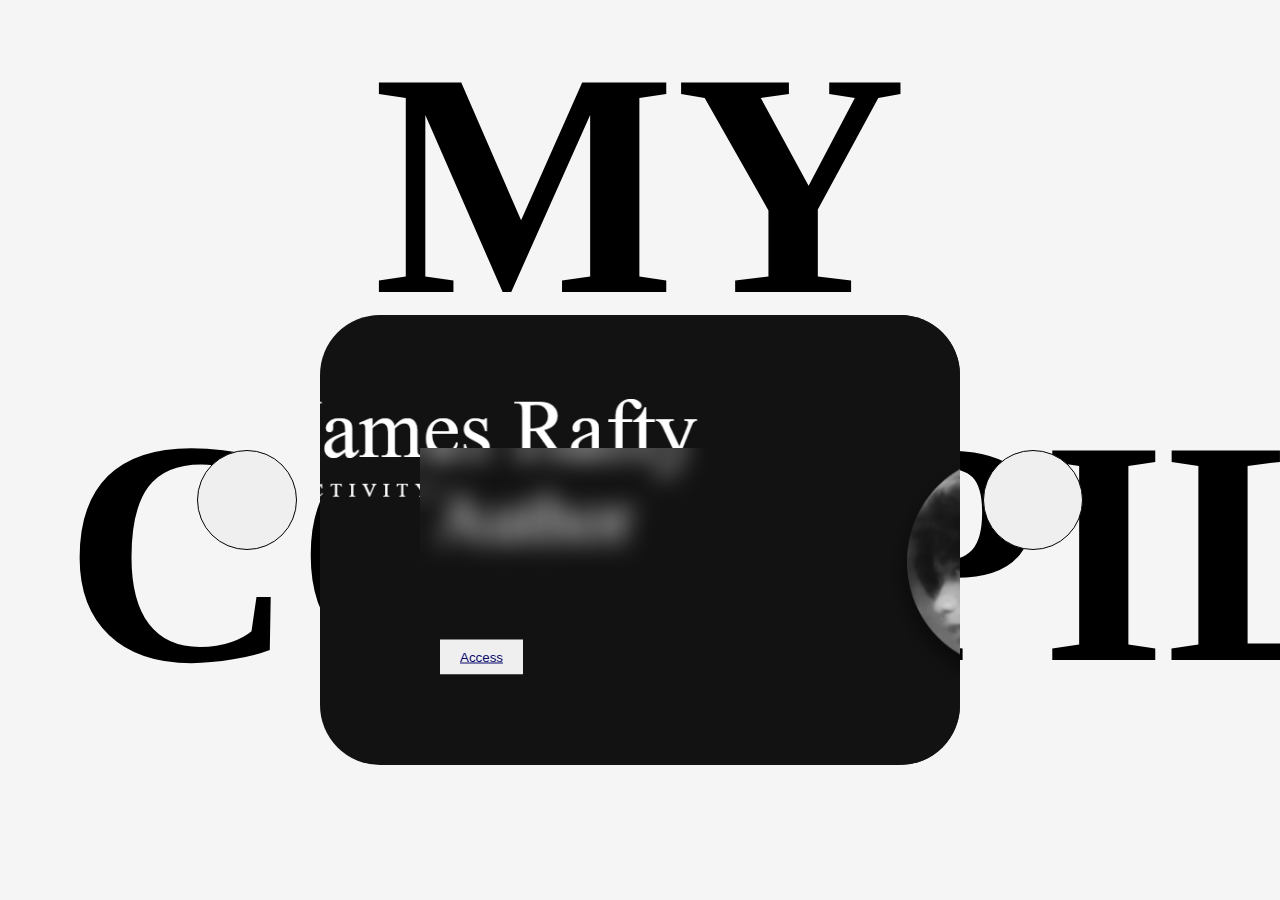
<file: Libago/index.html>
<!DOCTYPE html>
<html lang="en">
<head>
    <meta charset="UTF-8">
    <meta name="viewport" content="width=device-width, initial-scale=1.0">
    <title>Cute Portfolio in JS</title>
     <link rel="stylesheet" href="https://cdnjs.cloudflare.com/ajax/libs/font-awesome/6.4.0/css/all.min.css" integrity="sha512-iecdLmaskl7CVkqkXNQ/ZH/XLlvWZOJyj7Yy7tcenmpD1ypASozpmT/E0iPtmFIB46ZmdtAc9eNBvH0H/ZpiBw==" crossorigin="anonymous" referrerpolicy="no-referrer" />
     <link rel="stylesheet" href="./style.css" title="" type="" />
     </head>
     <body>
    <div class="container">
        <h1>MY COMPILATION</h1>
        <div class="slide">

            
            <div class="item" style="background-image: url(./imggg/BACK2.png);">
                                <div class="content">
                    <div class="name">Activity2</div>
                    <div class="des">In Activity 2, I honed my DOM manipulation skills to a higher level and deepened my comprehension of importing and exporting components.</div>
                    <button><a href="./Activity2/CutePorfolio-main2/index.html">Access</a></button>
                </div>
            </div>
            <div class="item" style="background-image: url(./imggg/act1.png);">
             <div class="content">
                    <div class="name">Activty1</div>
                    <div class="des">In Activity 1, I explored the latest version of JavaScript, ES6, and delved into the efficiency of accessing objects through destructuring.</div>
                    <button><a href="./Activity1/CutePorfolio-main1/index.html">Access</a></button>
                </div>
            </div> 

            <div class="item" style="background-image: url(https://i.ibb.co/NSwVv8D/img3.jpg);">
                <div class="content">
                    <div class="name">Activity3</div>
                    <div class="des">Empty for now</div>
                    <button>See More</button>
                </div>
            </div>
            <div class="item" style="background-image: url(https://i.ibb.co/Bq4Q0M8/img4.jpg);">
                <div class="content">
                    <div class="name">Activity4</div>
                    <div class="des">Coming soon...</div>
                    <button>See More</button>
                </div>
            </div>
            <div class="item" style="background-image: url(https://i.ibb.co/jTQfmTq/img5.jpg);">
                <div class="content">
                    <div class="name">Activity5</div>
                    <div class="des">Coming soon...</div>
                    <button>See More</button>
                </div>
            </div>
            <div class="item" style="background-image: url(https://i.ibb.co/RNkk6L0/img6.jpg);">
                <div class="content">
                    <div class="name">Activity6</div>
                    <div class="des">Coming soon...</div>
                    <button>See More</button>
                </div>
            </div>

        </div>

        <div class="button">
            <button class="prev"><i class="fa-solid fa-arrow-left"></i></button>
            <button class="next"><i class="fa-solid fa-arrow-right"></i></button>
        </div>

    </div>
    
    
    <script src="./main.js" type="text/javascript" charset="utf-8">
      
    </script>
    </body>
    </html>
</file>
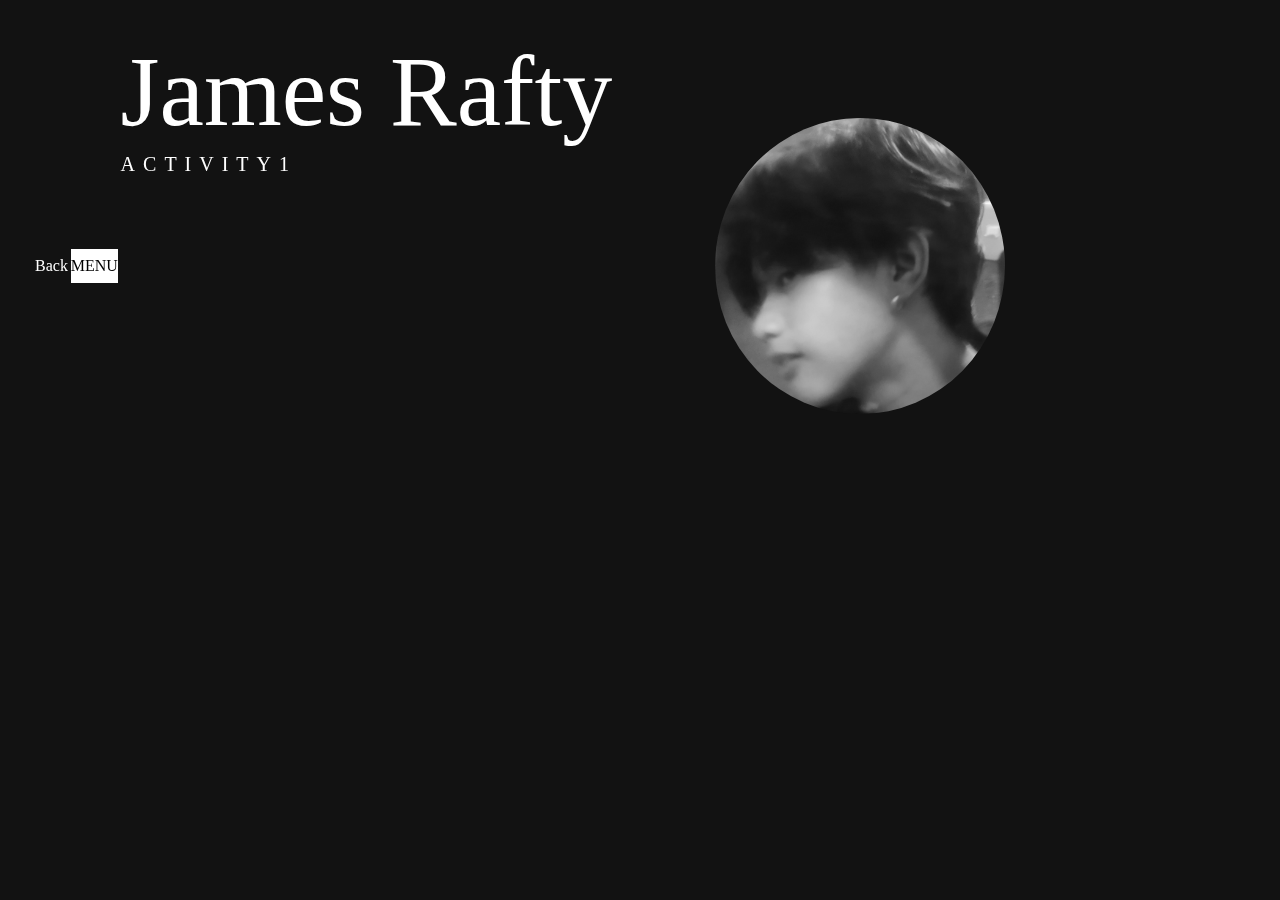
<file: Libago/Activity1/CutePorfolio-main1/index.html>
<!DOCTYPE html>
<html lang="en">

<head>
  <meta charset="UTF-8">
  <meta http-equiv="X-UA-Compatible" content="IE=edge">
  <meta name="viewport" content="width=device-width, initial-scale=1.0">
  <title>Activity1</title>
  <link rel="stylesheet" href="./style/style.css">

</head>

<body class="active" id="top">
  <header class="header" data-header>
    <div class="container">

      <a href="../../index.html" class="logo">
        Back
      </a>

      <button class="nav-open-btn" aria-label="open menu" data-nav-toggler>
        MENU
      </button>
      <nav class="navbar" data-navbar>
        <div class="navbar-top">
          <button class="nav-close-btn" aria-label="close menu" data-nav-toggler>
            <span class="span one"></span>
            <span class="span two"></span>
          </button>
        </div>
        <ul class="navbar-list">

          <li class="navbar-item">
            <a href="#home" class="navbar-link" data-nav-link>By</a>
          </li>
          <li class="navbar-item">
            <a href="../../index.html" class="navbar-link" data-nav-link>James</a>
          </li>
        </ul>
      <div class="overlay" data-nav-toggler data-overlay></div>
    </div>
  </header>
  
  <main class="wrapper">
<article>
   <section class="section hero" id="home" aria-label="home">
        <div class="container">
          
          
          

          <div class="hero-content">
            <div class="wrapper h2">
              <strong class="strong" data-letter-effect>Concept artist</strong>
              <strong class="strong" data-letter-effect>Designer</strong>
              <strong class="strong" data-letter-effect>Author</strong>
            </div>
          </div>

        </div>
</article>
  </main>
  <script type="module" src="./js/app.js" type="text/javascript" charset="utf-8">
    
  </script>
  
  
  
  
  
  
  
  
  
  
  
  
  
<script type="text/javascript" charset="utf-8">









  // add Event on multiple elment

const addEventOnElements = function (elements, eventType, callback) {
  for (let i = 0; i < elements.length; i++) {
    elements[i].addEventListener(eventType, callback);
  }
}




// MOBILE NAV TOGGLE

const [navTogglers, navLinks, navbar, overlay] = [
  document.querySelectorAll("[data-nav-toggler]"),
  document.querySelectorAll("[data-nav-link]"),
  document.querySelector("[data-navbar]"),
  document.querySelector("[data-overlay]")
];

const toggleNav = function () {
  navbar.classList.toggle("active");
  overlay.classList.toggle("active");
  document.body.classList.toggle("active");
}

addEventOnElements(navTogglers, "click", toggleNav);

const closeNav = function () {
  navbar.classList.remove("active");
  overlay.classList.remove("active");
  document.body.classList.remove("active");
}

addEventOnElements(navLinks, "click", closeNav);



// HEADER

const header = document.querySelector("[data-header]");

const activeElementOnScroll = function () {
  if (window.scrollY > 50) {
    header.classList.add("active");
  } else {
    header.classList.remove("active");
  }
}

window.addEventListener("scroll", activeElementOnScroll);



/**
 * TEXT ANIMATION EFFECT FOR HERO SECTION
 */

const letterBoxes = document.querySelectorAll("[data-letter-effect]");

let activeLetterBoxIndex = 0;
let lastActiveLetterBoxIndex = 0;
let totalLetterBoxDelay = 0;

const setLetterEffect = function () {

  // loop through all letter boxes
  for (let i = 0; i < letterBoxes.length; i++) {
    // set initial animation delay
    let letterAnimationDelay = 0;

    // get all character from the current letter box
    const letters = letterBoxes[i].textContent.trim();
    // remove all character from the current letter box
    letterBoxes[i].textContent = "";

    // loop through all letters
    for (let j = 0; j < letters.length; j++) {

      // create a span
      const span = document.createElement("span");

      // set animation delay on span
      span.style.animationDelay = `${letterAnimationDelay}s`;

      // set the "in" class on the span, if current letter box is active
      // otherwise class is "out"
      if (i === activeLetterBoxIndex) {
        span.classList.add("in");
      } else {
        span.classList.add("out");
      }

      // pass current letter into span
      span.textContent = letters[j];

      // add space class on span, when current letter contain space
      if (letters[j] === " ") span.classList.add("space");

      // pass the span on current letter box
      letterBoxes[i].appendChild(span);

      // skip letterAnimationDelay when loop is in the last index
      if (j >= letters.length - 1) break;
      // otherwise update
      letterAnimationDelay += 0.05;

    }

    // get total delay of active letter box
    if (i === activeLetterBoxIndex) {
      totalLetterBoxDelay = Number(letterAnimationDelay.toFixed(2));
    }

    // add active class on last active letter box
    if (i === lastActiveLetterBoxIndex) {
      letterBoxes[i].classList.add("active");
    } else {
      letterBoxes[i].classList.remove("active");
    }

  }

  setTimeout(function () {
    lastActiveLetterBoxIndex = activeLetterBoxIndex;

    // update activeLetterBoxIndex based on total letter boxes
    activeLetterBoxIndex >= letterBoxes.length - 1 ? activeLetterBoxIndex = 0 : activeLetterBoxIndex++;

    setLetterEffect();
  }, (totalLetterBoxDelay * 1000) + 3000);

}

// call the letter effect function after window loaded
window.addEventListener("load", setLetterEffect);


</script>
</body>

</html>
</file>
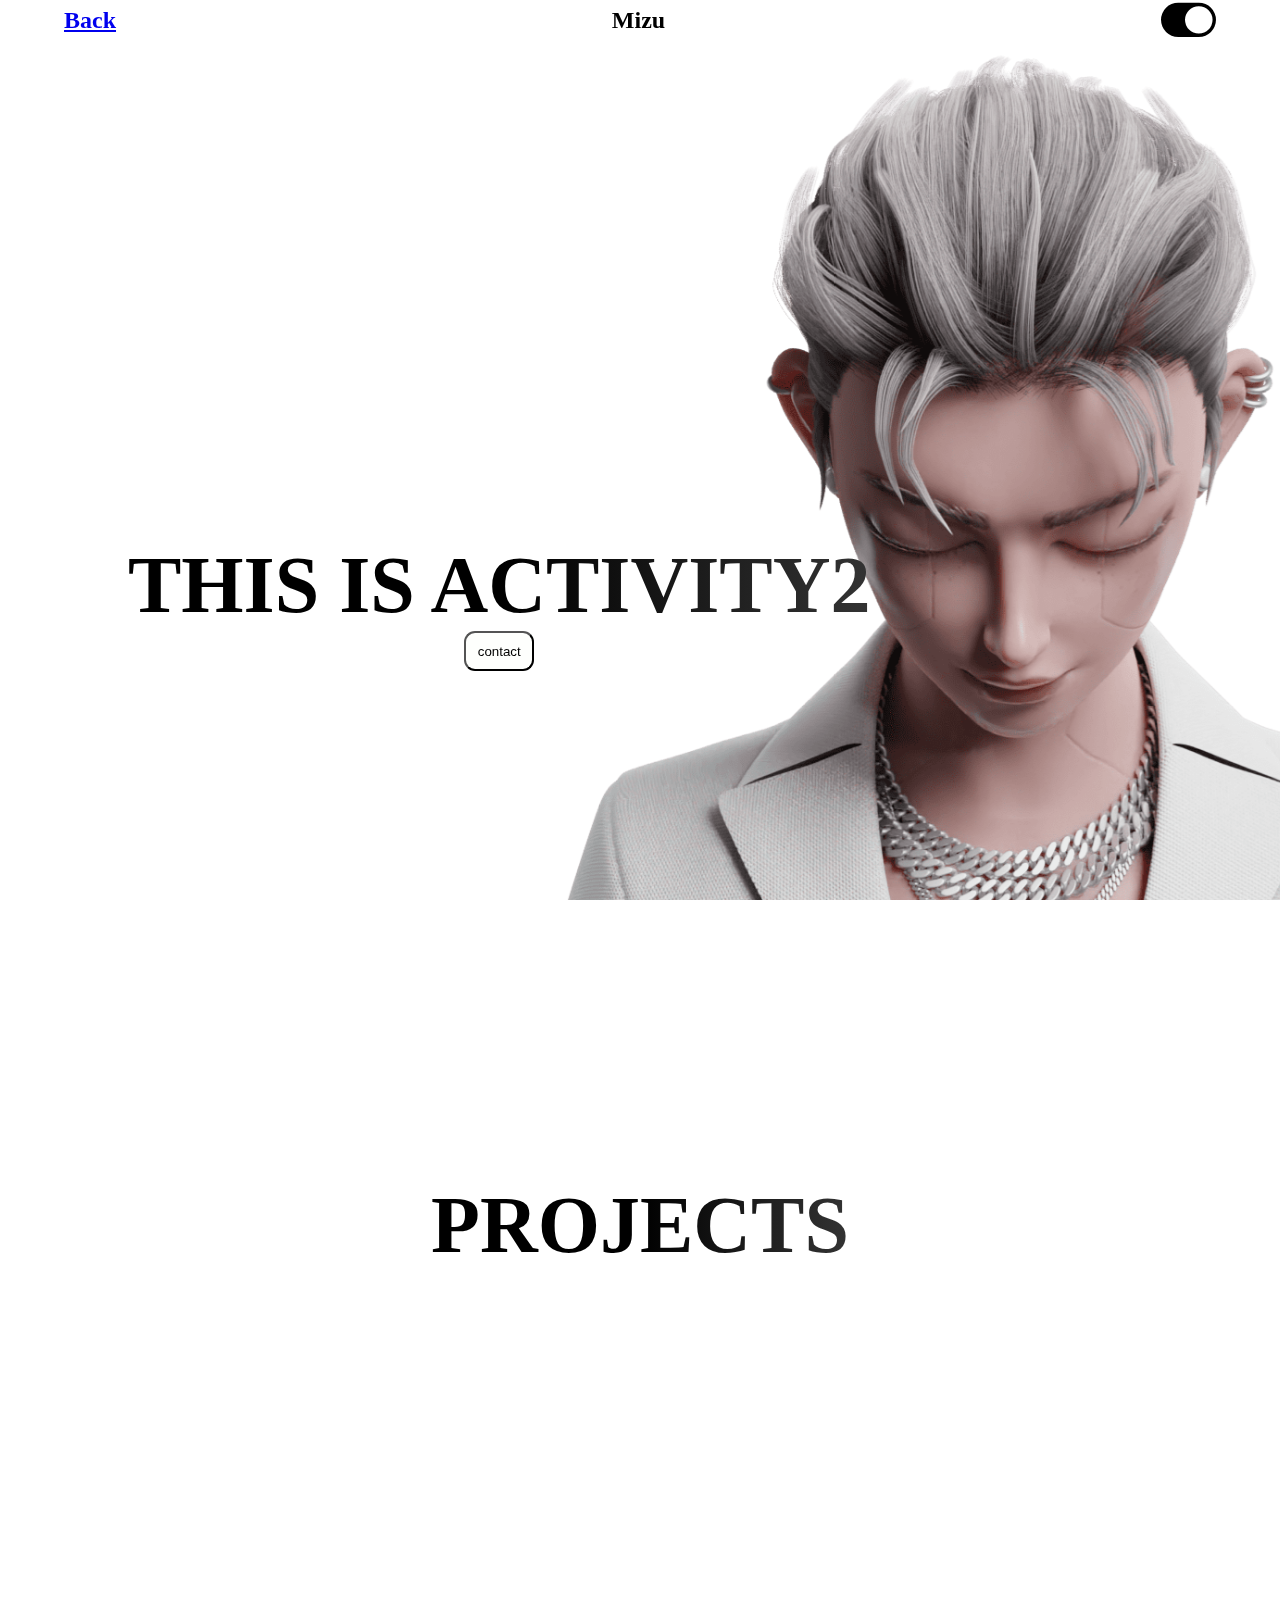
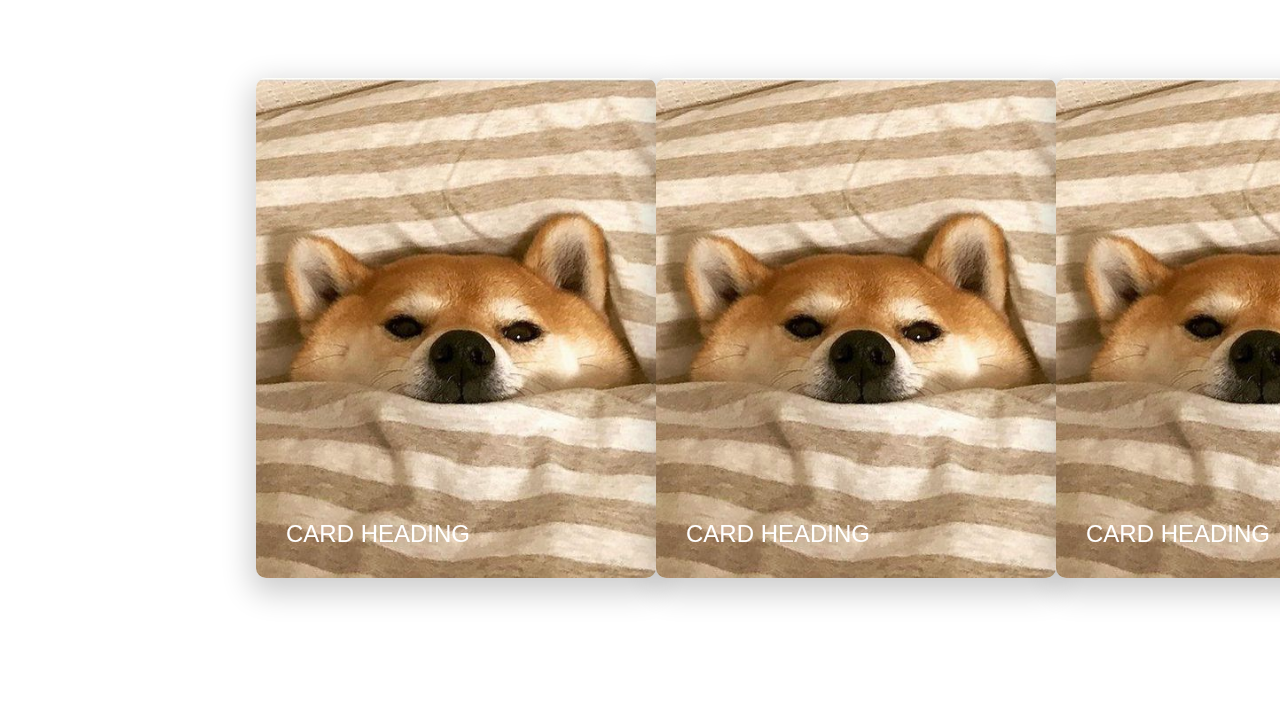
<file: Libago/Activity2/CutePorfolio-main2/index.html>
<!DOCTYPE html>
<html lang="en">
<head>
    <meta charset="UTF-8">
    <meta name="viewport" content="width=device-width, initial-scale=1.0">
    <title>Cute Portfolio in JS</title>
    <link 
  href="https://cdnjs.cloudflare.com/ajax/libs/font-awesome/4.3.0/css/font-awesome.css" rel="stylesheet"  type='text/css'>
    <link rel="stylesheet" href="./style/style.css">

</head>
<body>
  
  
  
  
  <header>
    
  </header>
    <div class="section1" id="homePage">
        
        
        
    </div>

    <div class="wrapper3"></div>

    <div class="section2" id="cardPage" >
        
        
        
    </div>

    <script type="module" src="./js/app.js" defer></script>
</body>
</html>
</file>
<file: Libago/style.css>
* {
    margin: 0;
    padding: 0;
    box-sizing: border-box;
}

body {
    background: #ecf0f1;

}

.container {
    top: 0;
    left: 0;
    width: 100vw;
    height: 100vh; 
    background: #f5f5f5;
    box-shadow: 0 30px 50px #dbdbdb;
    overflow: hidden;
    filter: gray;
    filter: grayscale(60%);
    transition: grayscale 1s ease;
    display: flex;
    justify-content: center;
}

.container h1 {
    font-size: 20rem;
    width: 90%;
    text-align: center;
    position: absolute;
    height: 100%;
    z-index: 0;
}


.container .slide .item {
    width: 200px;
    height: 300px;
    position: absolute;
    top: 50%;
    left: 0;
    transform: translate(0, -20%);
    border-radius: 20px;
    background-position: 50% 50%;
    background-size: cover;
    background-repeat: no-repeat;
    display: inline-block;
    transition: 3s;
}

.slide .item:nth-child(1),
.slide .item:nth-child(2) {
    top: 50%;
    left: 50%;
    transform: translate(-50%, -30%);
    border-radius: 0;
    width: 50%;
    height: 50%;
    border-radius: 60px;
}

.slide .item:nth-child(3) {
    left: 50%;
}
.slide .item:nth-child(4) {
    left: calc(50% + 220px);
}
.slide .item:nth-child(5) {
    left: calc(50% + 440px);
}

.slide .item:nth-child(n + 6) {
    left: calc(50% + 660px);
    opacity: 0;
}

.item .content {
    position: absolute;
    bottom: 0%;
    left: 100px;
    width: 300px;
    padding: 20px 20px;
    text-align: left;
    backdrop-filter: blur(12px);
    color: #eee;
    transform: translate(0, -50%);
    font-family: system-ui;
    display: none;
    transition: backdrop-filter 1s ease;
}

.slide .item:nth-child(2) .content {
    display: block;
}

.content .name {
    font-size: 40px;
    text-transform: uppercase;
    font-weight: bold;
    opacity: 0;
    animation: animate 1s ease-in-out 1 forwards;
}

.content .des {
    margin-top: 10px;
    margin-bottom: 20px;
    opacity: 0;
    animation: animate 1s ease-in-out 0.3s 1 forwards;
}

.content button {
    padding: 10px 20px;
    border: none;
    cursor: pointer;
    animation: animate 1s ease-in-out 0.6s 1 forwards;
    position: absolute;
}

@keyframes animate {
    from {
        opacity: 0;
        transform: translate(0, 100px);
        filter: blur(33px);
    }

    to {
        opacity: 1;
        transform: translate(0);
        filter: blur(0);
    }
}

.button {
    width: 100%;
    text-align: center;
    position: absolute;
    top: 50%;

}

.button button {
    position: absolute;
    width: 100px;
    height: 100px;
    border-radius: 50%;
    border: none;
    cursor: pointer;
    margin: 0 5px;
    border: 1px solid #000;
    transition: 0.3s;
}

.button .prev {
    left: 15%;
}

.button .next {
    right: 15%;
}

.button button:hover {
    background: #ababab;
    color: #fff;
}
</file>
<file: Libago/Activity1/CutePorfolio-main1/style/style.css>
:root {


  --smokey-black: hsl(0, 0%, 7%);
  --eerie-black: hsl(0, 0%, 9%);
  --white_a9: hsla(0, 0%, 100%, 0.09);
  --white_a15: hsla(0, 0%, 100%, 0.15);
  --white_a25: hsla(0, 0%, 100%, 0.25);
  --white_a50: hsla(0, 0%, 100%, 0.5);
  --white_a70: hsla(0, 0%, 100%, 0.7);
  --white_a75: hsla(0, 0%, 100%, 0.75);
  --white_a80: hsla(0, 0%, 100%, 0.8);
  --jet-1: hsl(0, 0%, 20%);
  --jet-2: hsl(0, 0%, 16%);
  --white: hsl(0, 0%, 100%);
  --black: hsl(0, 0%, 0%);


  --gradient-1: linear-gradient(180deg, transparent, hsl(0, 0%, 7%));
  --gradient-2: linear-gradient(180deg,hsl(0, 0%, 7%) 25%,hsla(0, 0%, 0%, 0.6) 80%);


  --ff-recoleta: "Recoleta", serif;
  --ff-gordita: "Gordita", sans-serif;
  
  --fs-1: 6rem;
  --fs-2: 5rem;
  --fs-3: 3.8rem;
  --fs-4: 2.8rem;
  --fs-5: 2.6rem;
  --fs-6: 2.2rem;
  --fs-7: 2rem;
  --fs-8: 1.8rem;
  --fs-9: 1.5rem;
  --fs-10: 1.4rem;
  --fs-11: 1.2rem;
  
  --fw-300: 300;
  --fw-400: 400;
  --fw-500: 500;


  --section-padding: 60px;

  --shadow: 0 12px 30px -10px hsla(0, 0%, 14%, 0.1);


  --radius-circle: 50%;
  --radius-5: 5px;
  --radius-25: 25px;


  --transition-1: 0.25s ease;
  --transition-2: 0.5s ease;
  --transition-3: 1s ease;
  --cubic-in: cubic-bezier(0.51, 0.03, 0.64, 0.28);
  --cubic-out: cubic-bezier(0.33, 0.85, 0.4, 0.96);

}


*,
*::before,
*::after {
  margin: 0;
  padding: 0;
  box-sizing: border-box;
}

li { list-style: none; }

a,
img,
span,
button,
ion-icon { display: block; }

a {
  color: inherit;
  text-decoration: none;
}

img { height: auto; }

button {
  background: white;
  border: black;
  font: inherit;
  cursor: pointer;
}

ion-icon { 
  pointer-events: none; 
  
}

address { 
  font-style: normal; }

html {
  font-family: ;
  font-size: 10px;
  scroll-behavior: smooth;
}

body {
  background-color: hsl(0, 0%, 7%);
  color: hsl(0, 0%, 100%);
  font-size: 1.6rem;
  font-weight: var(--fw-400);
  line-height: 2.15;
  overflow-x: hidden;
}

body.active { overflow: hidden; }

:focus-visible { outline-offset: 4px; }

::-webkit-scrollbar { width: 5px; }

::-webkit-scrollbar-track { background-color: hsl(0, 0%, 100%); }

::-webkit-scrollbar-thumb { background-color: hsl(0, 0%, 16%); }

.container { padding-inline: 15px; }

.shape { display: none; }

.section { padding-block: var(--section-padding); }

.h1,
.h2,
.h3,
.h4,
.h5,
.h6 {
  font-family: var(--ff-recoleta);
  line-height: 1.2;
}

.h1 {
  font-size: var(--fs-1);
  font-weight: 400;
}

.h2,
.h3,
.h4,
.h5,
.h6 { font-weight: 300; }

.h2 { font-size: var(--fs-2); }

.h3 { font-size: var(--fs-3); }

.h4 { font-size: var(--fs-4); }

.h5 { font-size: var(--fs-5); }

.h6 { font-size: var(--fs-6); }

.img-holder {
  aspect-ratio: var(--width) / var(--height);
  background-color: var(--jet-1);
  overflow: hidden;
}

.has-before {
  position: relative;
  z-index: 1;
}

.has-before::before {
  content: "";
  position: absolute;
}

.img-holder.has-before::before {
  bottom: 0;
  left: 0;
  width: 100%;
  height: 50%;
  background-image: var(--gradient-1);
}

.img-cover {
  width: 100%;
  height: 100%;
  object-fit: cover;
}

.btn-icon {
  background-color: var(--bg-color, hsl(0, 0%, 100%));
  border-radius: var(--border-radius, var(--radius-circle));
  display: grid;
  place-content: center;
  transition: var(--transition-2);
}

.btn-icon path { transition: var(--transition-2); }

.btn-icon:is(:hover, :focus-visible) {
  background-color: var(--hover-bg-color, hsl(0, 0%, 100%));
}

.btn-icon:is(:hover, :focus-visible) path {
  stroke: var(--hover-text-color, var(--black));
}

.section-subtitle {
  color: var(--white_a25);
  font-size: var(--fs-7);
  text-transform: uppercase;
  letter-spacing: 3.5px;
}

[data-reveal] {
  transform: translateY(50px);
  opacity: 0;
  transition: var(--transition-3);
}

[data-reveal="left"] { transform: translate(-50px, 0); }

[data-reveal="right"] { transform: translate(50px, 0); }

[data-reveal].revealed {
  transform: translate(0, 0);
  opacity: 1;
}


.header {
  position: fixed;
  top: 0;
  left: 0;
  width: 100%;
  padding-block: 18px;
  transition: var(--transition-2);
  z-index: 4;
}

.header.active {
  background-color: var(--eerie-black);
  padding-block: 12px;
  box-shadow: var(--shadow);
}

.header .container,
.navbar-top {
  display: flex;
  justify-content: space-between;
  align-items: center;
}

.navbar {
  position: fixed;
  top: 0;
  right: -280px;
  background-color: var(--eerie-black);
  height: 100vh;
  max-width: 280px;
  width: 100%;
  padding: 25px;
  overflow-y: auto;
  z-index: 2;
  transition: 0.25s var(--cubic-out);
  visibility: hidden;
}

.navbar.active {
  visibility: visible;
  transform: translateX(-280px);
  transition-duration: 0.5s;
}

.navbar-top .logo .img { width: 130px; }

.nav-close-btn {
  width: 25px;
  height: 25px;
}

.nav-close-btn .span {
  background-color: var(--white_a80);
  width: 25px;
  height: 3px;
  border-radius: 5px;
  transition: var(--transition-1);
}

.nav-close-btn .one { transform: rotate(45deg) translate(2px, 2px); }

.nav-close-btn .two { transform: rotate(-45deg); }


.navbar-list {
  text-align: center;
  padding-block: 40px;
}

.navbar-link {
  font-size: var(--fs-7);
  font-weight: 4pp;
  padding-block: 2px;
  text-transform: capitalize;
  transition: var(--transition-1);
}


.overlay {
  position: fixed;
  inset: 0;
  background-color: var(--black);
  z-index: 1;
  transition: var(--transition-1);
  opacity: 0;
  pointer-events: none;
}

.overlay.active {
  opacity: 0.75;
  pointer-events: all;
}

.hero {
  padding-block-start: 120px;
  text-align: center;
}

.hero-banner {
  max-width: 150px;
  margin-inline: auto;
  margin-block-end: 20px;
  margin: 100px 100px;
  filter: gray;
  filter: grayscale(100%);
  border-radius: 50%;
  animation: float 6s ease-in-out infinite;
}


@keyframes float {
	0% {
		box-shadow: 0 5px 15px 0px rgba(0,0,0,0.6);
		transform: translatey(0px);
	}
	50% {
		box-shadow: 0 25px 15px 0px rgba(0,0,0,0.2);
		transform: translatey(-20px);
	}
	100% {
		box-shadow: 0 5px 15px 0px rgba(0,0,0,0.6);
		transform: translatey(0px);
	}
}


.hero .wrapper {
  position: relative;
  text-align: left;
  height: 1.2em;
  margin-block: 10px 25px;
}

.hero .wrapper .strong {
  position: absolute;
  top: 0;
  left: 50%;
  transform: translateX(-50%);
  width: 300px;
  font-weight: inherit;
  display: flex;
}

.hero-text {
  font-size: var(--fs-10);
  font-weight: var(--fw-300);
  text-transform: uppercase;
  letter-spacing: 5px;
}

.hero .wrapper .space { padding: 0.1em; }

.hero .wrapper :is(.in, .out) {
  opacity: 0;
  transform: scaleY(0);
}

.hero .strong.active .out {
  opacity: 1;
  transform: scaleY(1);
  animation: textWave 0.2s ease reverse forwards;
}

.hero .wrapper .in { animation: textWave 0.2s ease forwards; }

@keyframes textWave {
  0% {
    opacity: 0;
    transform: scaleY(0);
  }
  100% {
    opacity: 1;
    transform: scaleY(1);
  }
}

 .navbar {
    max-width: 500px;
    right: -500px;
  }

  .navbar.active { 
    transform: translateX(-500px); 
    
  }

@media (min-width: 1200px) {



  :root {


    --fs-1: 10rem;
    --fs-2: 9rem;
    --fs-3: 6.8rem;
    --fs-4: 3.6rem;
    --fs-6: 2.8rem;

  }



  /**
   * REUSED STYLE
   */

  .container { max-width: 1140px; }



  /**
   * HEADER
   */

  .header .container { 
    padding-inline: 35px; 
    
  }


  .hero {
    padding-block: 170px 150px; 
    
  }

  .hero .container {
    max-width: 1250px; 
    
  }

  .hero .wrapper {
    --fs-2: 10rem;
    margin-block: -10px 15px;
  }

  .hero .wrapper .strong {
    left: 40%; 
    
  }

  .hero-text {
    --fs-10: 2rem;
    font-weight: var(--fw-400);
    letter-spacing: 8px;
  }

  .hero-banner { max-width: 290px; }

  .hero .shape {
    display: block;
    top: 60%;
    left: 0;
  }



@media (min-width: 1400px) {

  :root {



    --fs-1: 13rem;
    --fs-2: 10rem;
    --fs-3: 8rem;

  }



  .header .container { padding-inline: 60px; }


  .hero .container { max-width: 1500px; }

  .hero-content { margin-inline-end: 400px; }

  .hero .wrapper { --fs-2: 13rem; }

  .hero-text { --fs-10: 2.4rem; }

  .hero-banner { max-width: max-content; }


}
</file>
<file: Libago/Activity2/CutePorfolio-main2/style/style.css>
* {
    box-sizing: border-box;
    margin: 0;
    padding: 0;
}


body {
    background: white;
    height: 100vh;
    width: 100vw;
   
    transition: background-color 1s ease;
}

.section1 {
    display: flex;
    flex-direction: row;
    justify-content:center;
    align-items: center;

    transition: ease-in-out 2s;
    width: 100vw;
    height: 100vh;
    
    overflow-x: hidden;
    top: 50%;
    left: 0;
    padding: 0 10%;
}

.section2 {
    display: flex;
    justify-content: space-between;
    align-items: center;
    margin-top: 100px;
    transition: ease-in-out 2s;
    padding: 10% 20%;
}



.wrapper3 {
    display: flex;
    justify-content: center;
    align-items: center;
   
    margin-top: 100px;
    padding: 3% 10%;
    height: 50%;
    transition: ease-in-out 2s;
}

.Prof {
    height: 1000px;
    position: absolute;
    z-index: -1;
}



header {
  width: 100%;
}

.nav {
  width: 100%;
  height: 40px;
  padding: 20px 5%;
  position: fixed;
  top: 0;
  display: flex;
  justify-content: space-between;
  align-items: center;
  z-index: 999;
  backdrop-filter: blur(8px);
}

.nav i {
  color: black;

}

.cardi {
    height: 300px;
    width: 300px;
}

button {
    background-color: #fefffd;
    height: 40px;
    width: 70px;
    border-radius: 11px;

}

h1 {
   background: linear-gradient(
    to right,
    #000 10%, /* Black */
    #333 20%, /* Dark gray */
    #666 30%, /* Medium gray */
    #999 40%, /* Light gray */
    #ccc 50%, /* Very light gray */
    #fff 60%, /* White */
    #ccc 70%, /* Very light gray */
    #999 80%, /* Light gray */
    #666 90%, /* Medium gray */
    #000 100% /* Black */
);
 
    -webkit-background-clip: text;
    background-clip: text;
    -webkit-text-fill-color: transparent;
    text-fill-color: transparent;
    background-size: 500% auto;
    animation: textShine 5s ease-in-out infinite alternate;
    text-transform: uppercase;
    font-size: 5rem;
}


.ClassL {
    text-align: center;
    
}

.ClassR {
  height: 100%;
  width: 100%;
  position: relative;
}

.w1 {
    margin-top: 90px;
    overflow: hidden;
    height: 100%;
    position: absolute;
    text-align: center;
}

.nav ul {
  display: flex;
  justify-content: center;
  align-content: center;
  list-style: none;
}

.nav ul li a{
  text-decoration: none;
  color: black;
  font-size: 10px;

}

.w1 span {
  white-space: nowrap;
 mix-blend-mode: difference;
z-index: 2000;
 font-size: 6rem;
 align-items: center;
 padding-top: 680px;
 font-weight: bold;
 position: absolute;
 width: 100%;
 height: 100%;
 margin: 0;
 bottom: 0;
 line-height: 50px;
 text-align: center;

 -moz-transform:translateX(100%);
 -webkit-transform:translateX(100%);	
 transform:translateX(100%);
 
 -moz-animation: example1 8s linear infinite;
 -webkit-animation: example1 8s linear infinite;
 animation: example1 8s linear infinite
}

#desu {
    display: flex;
    
}


#tits {
    display: block;
}

.wrapper:hover {
    animation: dark 5s ease-in-out infinite alternate;
}


@keyframes textShine {
    0% {
        background-position: 0% 50%;
    }
    100% {
        background-position: 100% 50%;
    }
}


@keyframes dark {
    0% {
    }
    100% {
        background: rgb(19, 19, 19);
    }
}






/* Move it (define the animation) */
@-moz-keyframes example1 {
  0%   { -moz-transform: translateX(100%); }
  100% { -moz-transform: translateX(-200%); }
}
@-webkit-keyframes example1 {
  0%   { -webkit-transform: translateX(100%); }
  100% { -webkit-transform: translateX(-200%); }
}
@keyframes example1 {
  0%   { 
    -moz-transform: translateX(100%); 
    -webkit-transform: translateX(100%); 
    transform: translateX(100%); 		
  }
  100% { 
    -moz-transform: translateX(-200%); 
    -webkit-transform: translateX(-200%); 
    transform: translateX(-200%); 
  }
}









.button {
  display: inline-block;
  padding: 10px 20px;
  background-color: #007bff;
  color: #fff;
  border: none;
  border-radius: 5px;
  text-decoration: none;
  transition: background-color 0.3s;
}

.button:hover {
  background-color: #0056b3;
}


.card {
  width: 400px;
  height: 500px;
  border-radius: 10px;
  overflow: hidden;
  cursor: pointer;
  position: relative;
  color: white;
  box-shadow: 0 10px 30px 5px rgba(0, 0, 0, 0.2);
}

.card img {
  position: absolute;
  object-fit: cover;
  width: 100%;
  height: 100%;
  top: 0;
  left: 0;
  transition: transform 0.3s, filter 0.3s;
}

.card:hover img {
  transform: scale(1.1);
  filter: grayscale(70%);
  transition: transform 0.3s, filter 0.3s;
}

.card h2 {
  position: absolute;
  inset: auto auto 30px 30px;
  margin: 0;
  transition: inset 0.3s 0.3s ease-out;
  font-family: 'Roboto Condensed', sans-serif;
  font-weight: normal;
  text-transform: uppercase;
}

.card p,
.card a {
  position: absolute;
  opacity: 0;
  max-width: 80%;
  transition: opacity 0.3s ease-out;
}

.card p {
  inset: auto auto 80px 30px;
}

.card a {
  inset: auto auto 40px 30px;
  color: inherit;
  text-decoration: none;
}

.card:hover h2 {
  inset: auto auto 220px 30px;
  transition: inset 0.3s ease-out;
}

.card:hover p,
.card:hover a {
  opacity: 1;
  transition: opacity 0.5s 0.1s ease-in;
}

.material-symbols-outlined {
  vertical-align: middle;
}
</file>
